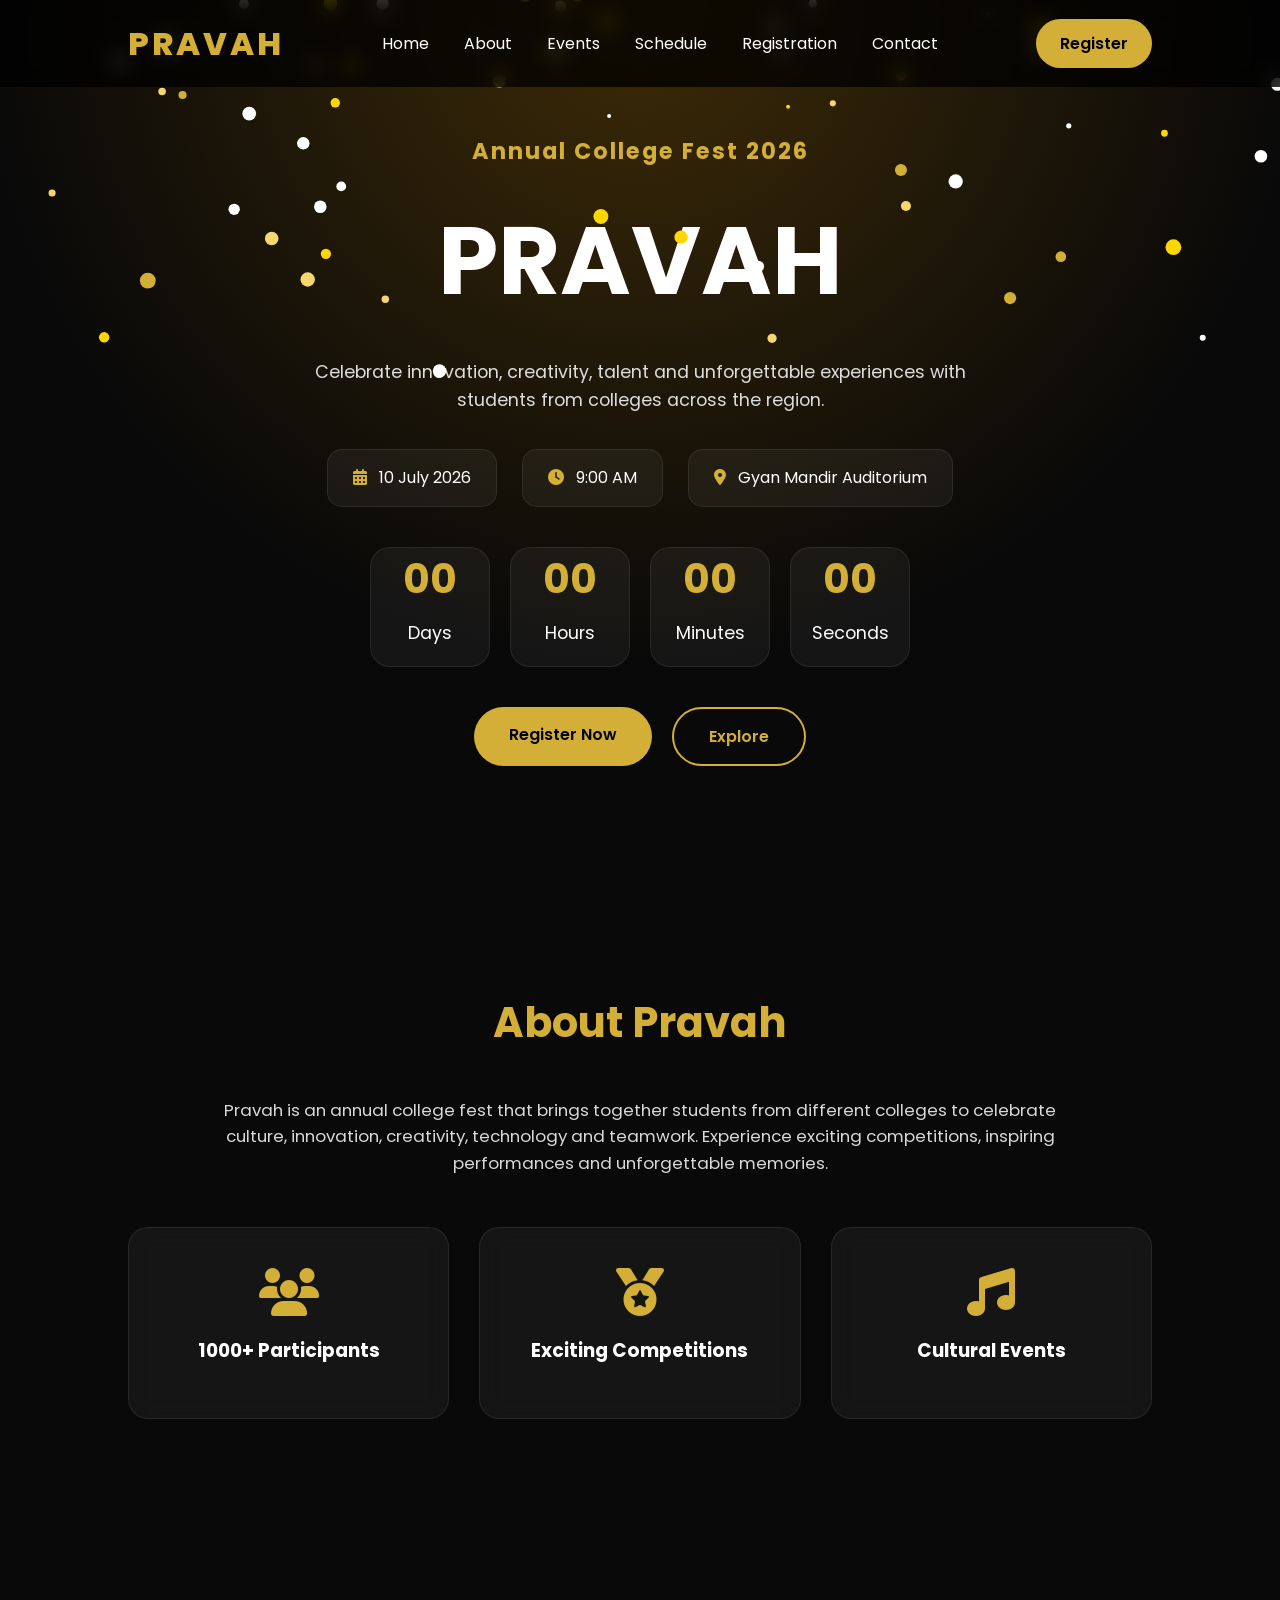
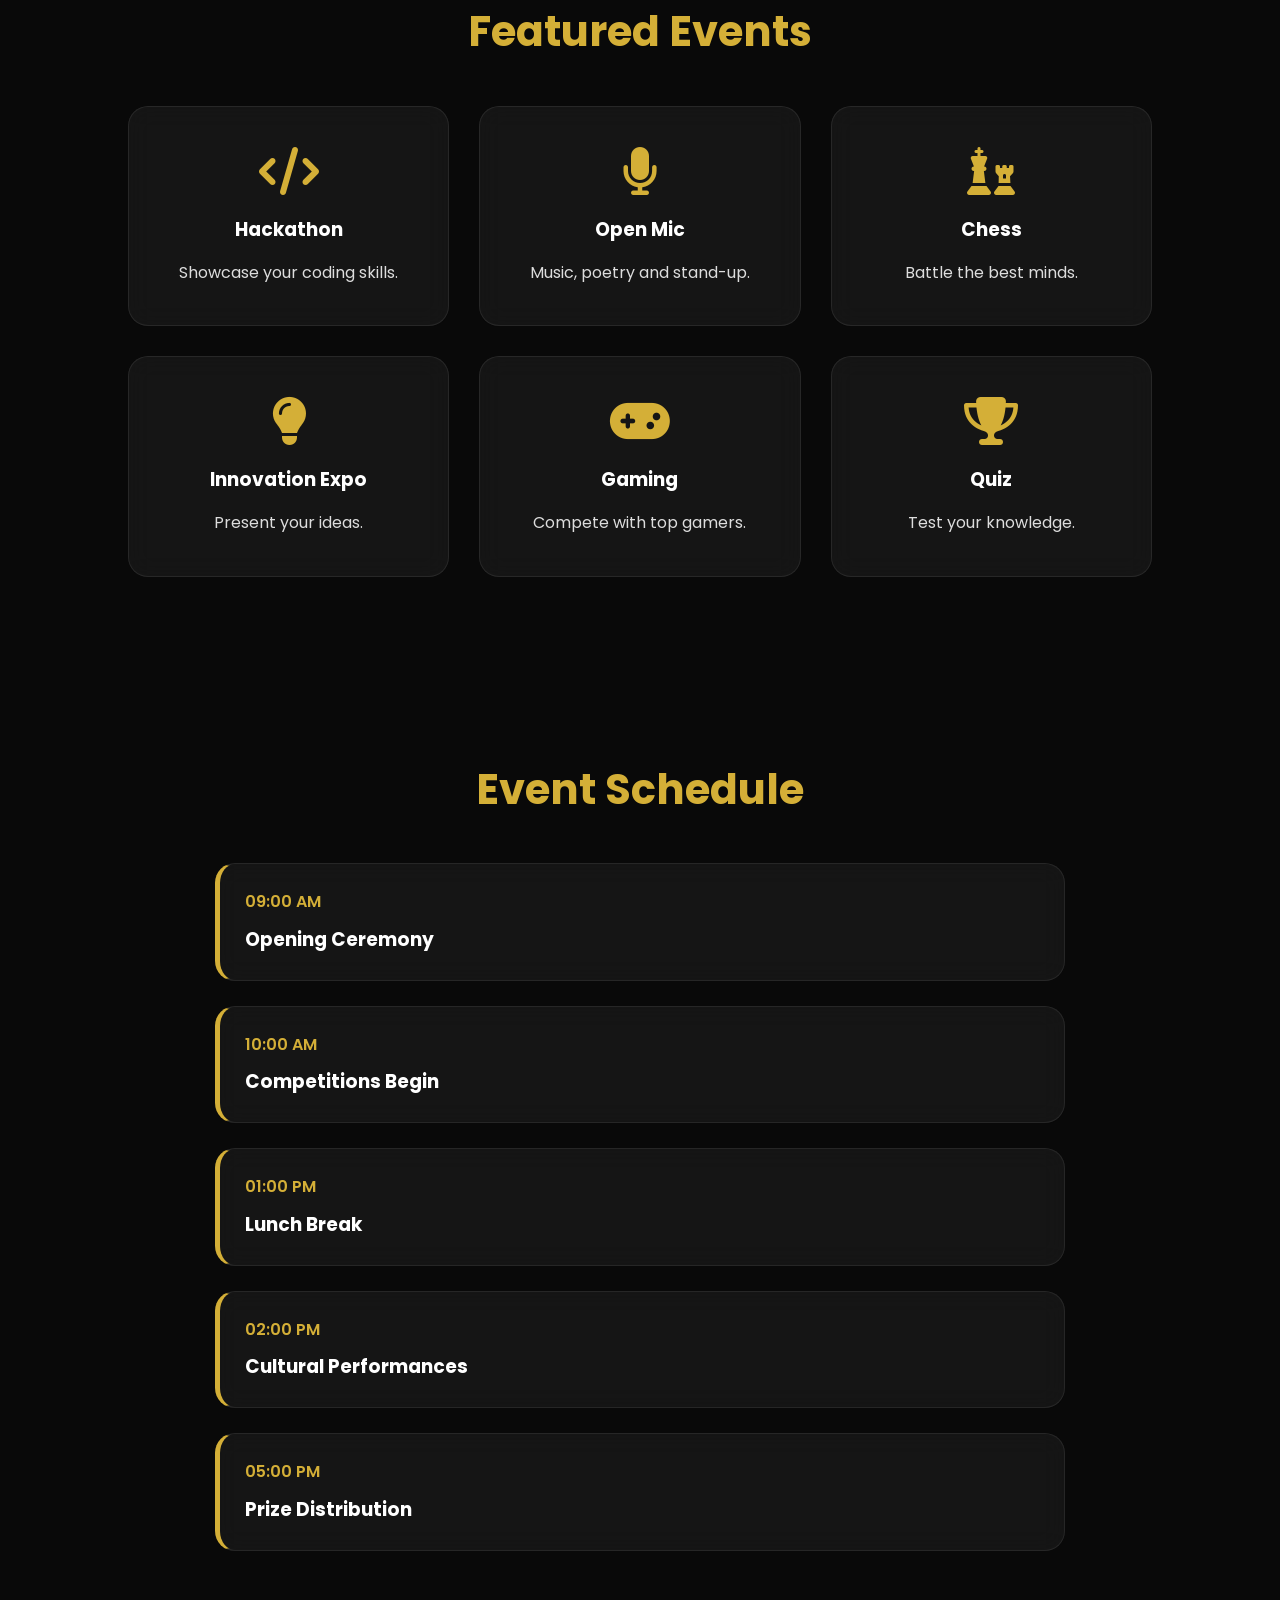
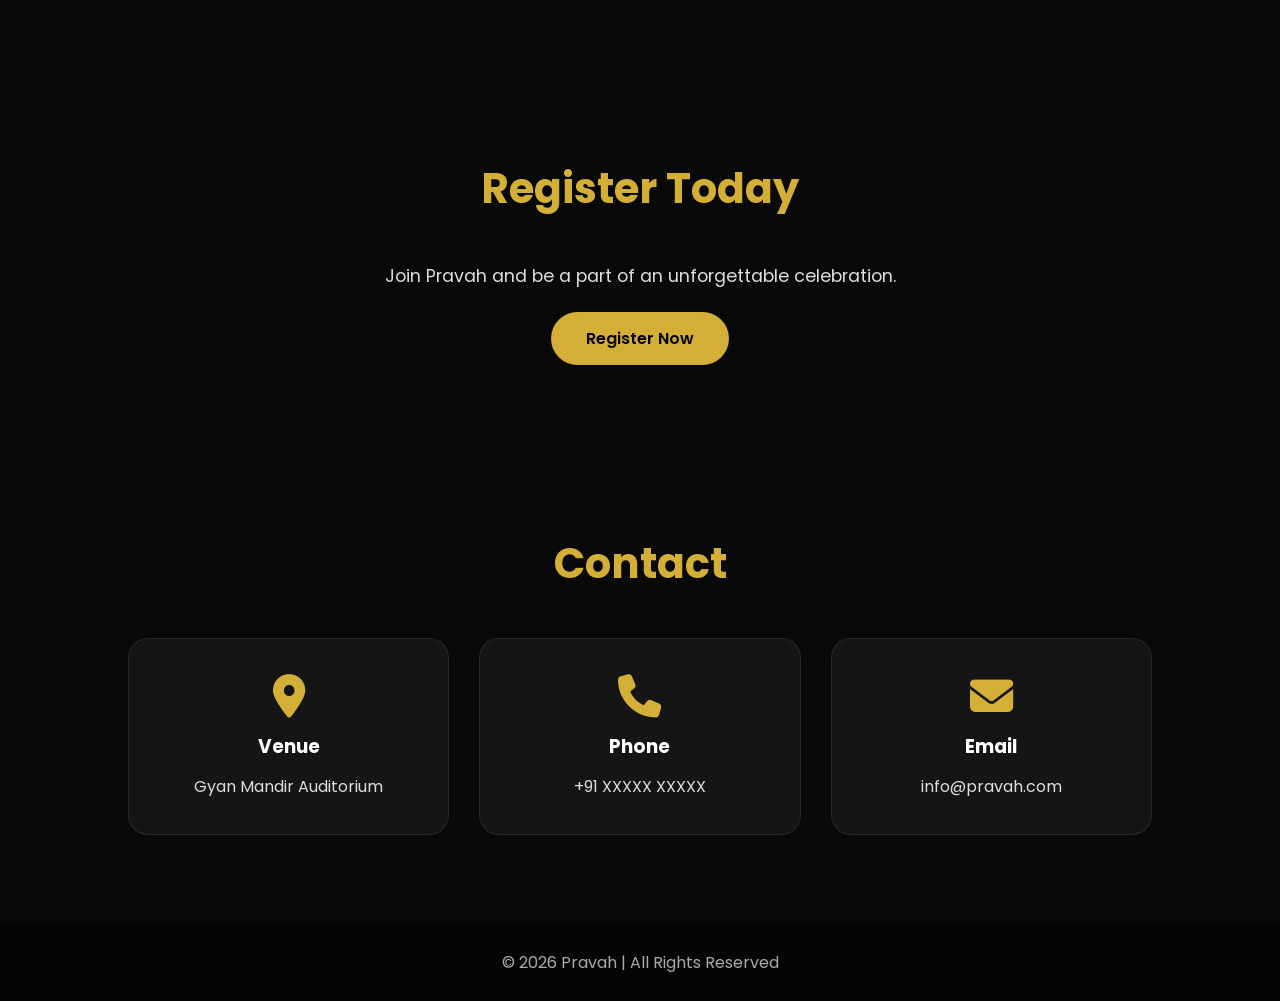
<file: Day4/index.html>
<!DOCTYPE html>
<html lang="en">
<head>
    <meta charset="UTF-8">
    <meta name="viewport" content="width=device-width, initial-scale=1.0">

    <title>Pravah | College Fest 2026</title>

    <!-- CSS -->
    <link rel="stylesheet" href="style.css">

    <!-- Font Awesome -->
    <link rel="stylesheet"
        href="https://cdnjs.cloudflare.com/ajax/libs/font-awesome/6.5.2/css/all.min.css">

    <!-- Google Font -->
    <link rel="preconnect" href="https://fonts.googleapis.com">
    <link rel="preconnect" href="https://fonts.gstatic.com" crossorigin>

    <link href="https://fonts.googleapis.com/css2?family=Poppins:wght@300;400;500;600;700&display=swap"
        rel="stylesheet">
</head>

<body>

    <!-- Confetti -->
    <canvas id="confetti"></canvas>

    <!-- ================= NAVBAR ================= -->

    <nav>
        <div class="logo">PRAVAH</div>

        <ul class="nav-links">
            <li><a href="#home">Home</a></li>
            <li><a href="#about">About</a></li>
            <li><a href="#events">Events</a></li>
            <li><a href="#schedule">Schedule</a></li>
            <li><a href="#registration">Registration</a></li>
            <li><a href="#contact">Contact</a></li>
        </ul>

        <a href="#registration" class="nav-btn">Register</a>
    </nav>

    <!-- ================= HERO ================= -->

    <section class="hero" id="home">

        <div class="hero-content fade">

            <h3>Annual College Fest 2026</h3>

            <h1>PRAVAH</h1>

            <p>
                Celebrate innovation, creativity, talent and unforgettable
                experiences with students from colleges across the region.
            </p>

            <div class="hero-info">

                <div>
                    <i class="fa-solid fa-calendar-days"></i>
                    10 July 2026
                </div>

                <div>
                    <i class="fa-solid fa-clock"></i>
                    9:00 AM
                </div>

                <div>
                    <i class="fa-solid fa-location-dot"></i>
                    Gyan Mandir Auditorium
                </div>

            </div>

            <!-- Countdown -->

            <div class="countdown">

                <div class="time-box">
                    <span id="days">00</span>
                    <p>Days</p>
                </div>

                <div class="time-box">
                    <span id="hours">00</span>
                    <p>Hours</p>
                </div>

                <div class="time-box">
                    <span id="minutes">00</span>
                    <p>Minutes</p>
                </div>

                <div class="time-box">
                    <span id="seconds">00</span>
                    <p>Seconds</p>
                </div>

            </div>

            <div class="buttons">
                <a href="#registration" class="btn gold-btn">
                    Register Now
                </a>

                <a href="#about" class="btn outline-btn">
                    Explore
                </a>
            </div>

        </div>

    </section>

    <!-- ================= ABOUT ================= -->

    <section class="about fade" id="about">

        <h2>About Pravah</h2>

        <p>

            Pravah is an annual college fest that brings together students from
            different colleges to celebrate culture, innovation, creativity,
            technology and teamwork. Experience exciting competitions,
            inspiring performances and unforgettable memories.

        </p>

        <div class="about-boxes">

            <div class="box">
                <i class="fa-solid fa-users"></i>
                <h3>1000+ Participants</h3>
            </div>

            <div class="box">
                <i class="fa-solid fa-medal"></i>
                <h3>Exciting Competitions</h3>
            </div>

            <div class="box">
                <i class="fa-solid fa-music"></i>
                <h3>Cultural Events</h3>
            </div>

        </div>

    </section>

    <!-- ================= EVENTS ================= -->

    <section class="events fade" id="events">

        <h2>Featured Events</h2>

        <div class="event-grid">

            <div class="event-card">
                <i class="fa-solid fa-code"></i>
                <h3>Hackathon</h3>
                <p>Showcase your coding skills.</p>
            </div>

            <div class="event-card">
                <i class="fa-solid fa-microphone"></i>
                <h3>Open Mic</h3>
                <p>Music, poetry and stand-up.</p>
            </div>

            <div class="event-card">
                <i class="fa-solid fa-chess"></i>
                <h3>Chess</h3>
                <p>Battle the best minds.</p>
            </div>

            <div class="event-card">
                <i class="fa-solid fa-lightbulb"></i>
                <h3>Innovation Expo</h3>
                <p>Present your ideas.</p>
            </div>

            <div class="event-card">
                <i class="fa-solid fa-gamepad"></i>
                <h3>Gaming</h3>
                <p>Compete with top gamers.</p>
            </div>

            <div class="event-card">
                <i class="fa-solid fa-trophy"></i>
                <h3>Quiz</h3>
                <p>Test your knowledge.</p>
            </div>

        </div>

    </section>

    <!-- ================= SCHEDULE ================= -->

    <section class="schedule fade" id="schedule">

        <h2>Event Schedule</h2>

        <div class="timeline">

            <div class="timeline-item">
                <span>09:00 AM</span>
                <h3>Opening Ceremony</h3>
            </div>

            <div class="timeline-item">
                <span>10:00 AM</span>
                <h3>Competitions Begin</h3>
            </div>

            <div class="timeline-item">
                <span>01:00 PM</span>
                <h3>Lunch Break</h3>
            </div>

            <div class="timeline-item">
                <span>02:00 PM</span>
                <h3>Cultural Performances</h3>
            </div>

            <div class="timeline-item">
                <span>05:00 PM</span>
                <h3>Prize Distribution</h3>
            </div>

        </div>

    </section>

    <!-- ================= REGISTRATION ================= -->

    <section class="registration fade" id="registration">

        <h2>Register Today</h2>

        <p>
            Join Pravah and be a part of an unforgettable celebration.
        </p>

        <a href="#" class="btn gold-btn">
            Register Now
        </a>

    </section>

    <!-- ================= CONTACT ================= -->

    <section class="contact fade" id="contact">

        <h2>Contact</h2>

        <div class="contact-grid">

            <div>
                <i class="fa-solid fa-location-dot"></i>
                <h3>Venue</h3>
                <p>Gyan Mandir Auditorium</p>
            </div>

            <div>
                <i class="fa-solid fa-phone"></i>
                <h3>Phone</h3>
                <p>+91 XXXXX XXXXX</p>
            </div>

            <div>
                <i class="fa-solid fa-envelope"></i>
                <h3>Email</h3>
                <p>info@pravah.com</p>
            </div>

        </div>

    </section>

    <!-- Footer -->

    <footer>

        <p>
            © 2026 Pravah | All Rights Reserved
        </p>

    </footer>

    <!-- Scroll Button -->

    <button id="topBtn">
        <i class="fa-solid fa-arrow-up"></i>
    </button>

    <script src="script.js"></script>

</body>
</html>
</file>
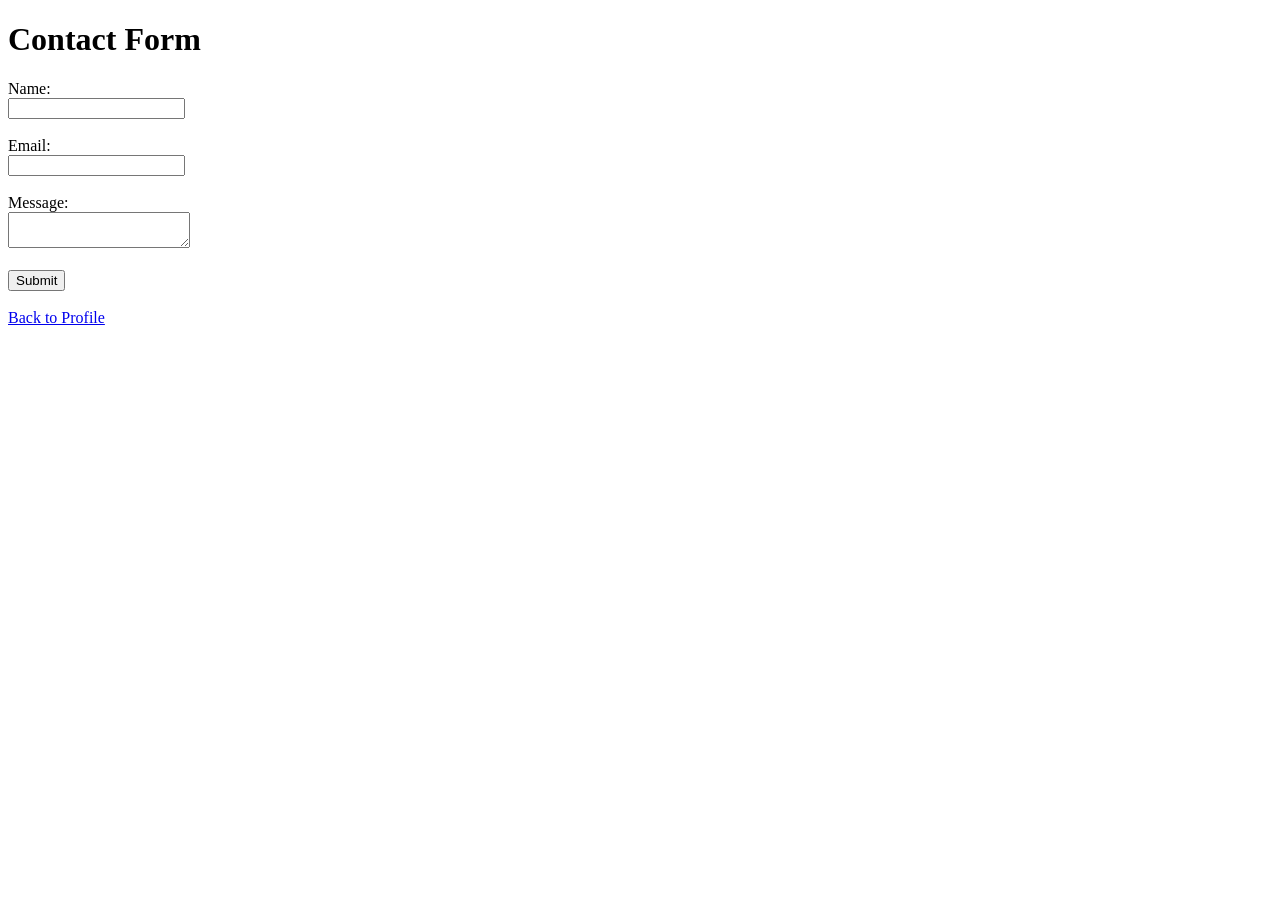
<file: Day 1/Contactform.html>
<!DOCTYPE html>
<html>
<head>
    <title>Contact Me</title>
</head>
<body>
    <h1>Contact Form</h1>
    <form>
        <label>Name:</label>
        <br>
        <input type="text"name="name">
        <br>
        <br>
        <label>Email:</label>
        <br>
        <input type="email"name="email">
        <br>
        <br>
        <label>Message:</label>
        <br>
        <textarea name="Message"></textarea>
        <br>
        <br>
        <input type="submit" value="Submit">
        </form>
        <br>
        <a href="Introduction.html">Back to Profile</a>
</body>
</html>
</file>
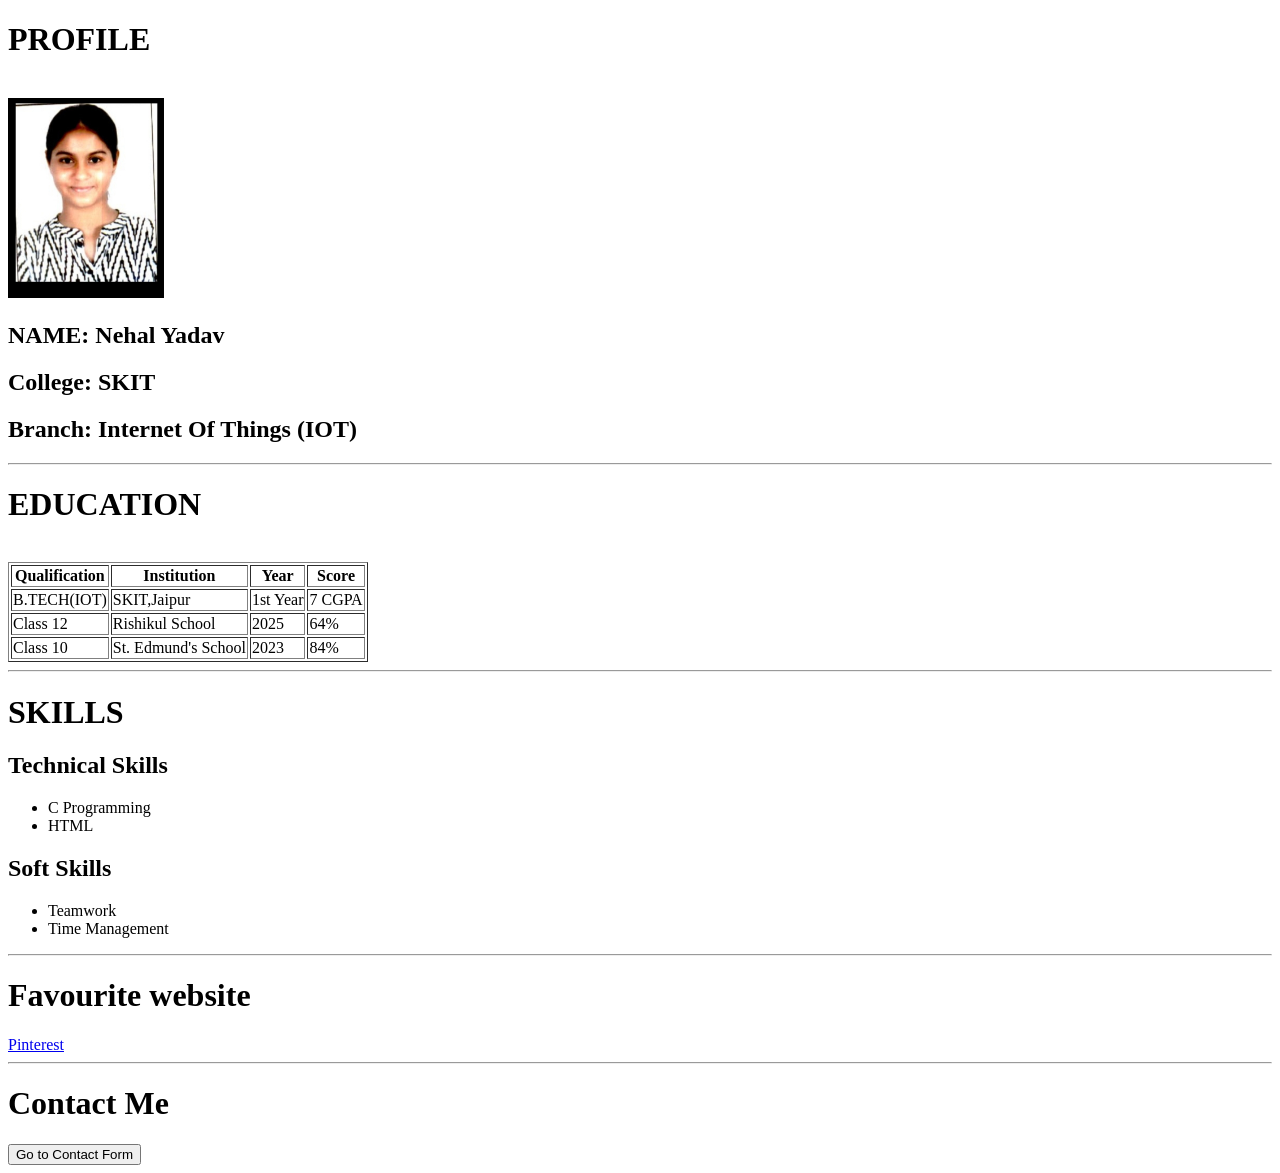
<file: Day 1/Introduction.html>
<!DOCTYPE html>
<html lang="en">
<head>
    <meta charset="UTF-8">
    <meta name="viewport" content="width=device-width, initial-scale=1.0">
    <title>My Profile</title>
</head>
<body>
    <h1>
        PROFILE
    </h1>
    <br>
    <img src="/Day 1/My photo.jpeg" alt="My photo" height="200">
      <h2>NAME: Nehal Yadav</h2>
    
    <h2>College: SKIT</h2>
    
    <h2>Branch: Internet Of Things (IOT)</h2>
    
    <hr>
    <h1>EDUCATION</h1>
      <br>
    <table border="1">
        <tr>
           <th>Qualification</th>
           <th>Institution</th>
           <th>Year</th>
           <th>Score</th>
        </tr>
        <tr>
            <td>B.TECH(IOT)</td>
            <td>SKIT,Jaipur</td>
            <td>1st Year</td>
            <td>7 CGPA</td>
        </tr>
        <tr>
            <td>Class 12</td>
            <td>Rishikul School</td>
            <td>2025</td>
            <td>64%</td>
        </tr>
        <tr>
            <td>Class 10</td>
            <td>St. Edmund's School</td>
            <td>2023</td>
            <td>84%</td>
             </tr>
        </table>
        <hr>
        <h1>SKILLS</h1>

        <h2>Technical Skills</h2>
        <ul>
            <li>C Programming</li>
            <li>HTML</li>
            
         </ul>
         <h2>Soft Skills</h2>
         <ul>
            
            <li>Teamwork</li>
            <li>Time Management</li>
        </ul>
        <hr>
        <h1>Favourite website</h1>
        <a href="https://in.pinterest.com" target="_blank">Pinterest</a>
        <hr>
         <h1>Contact Me </h1>
        <a href="Contactform.html">
            <button>Go to Contact Form</button>
        </a>
    </body>
    </html>
</file>
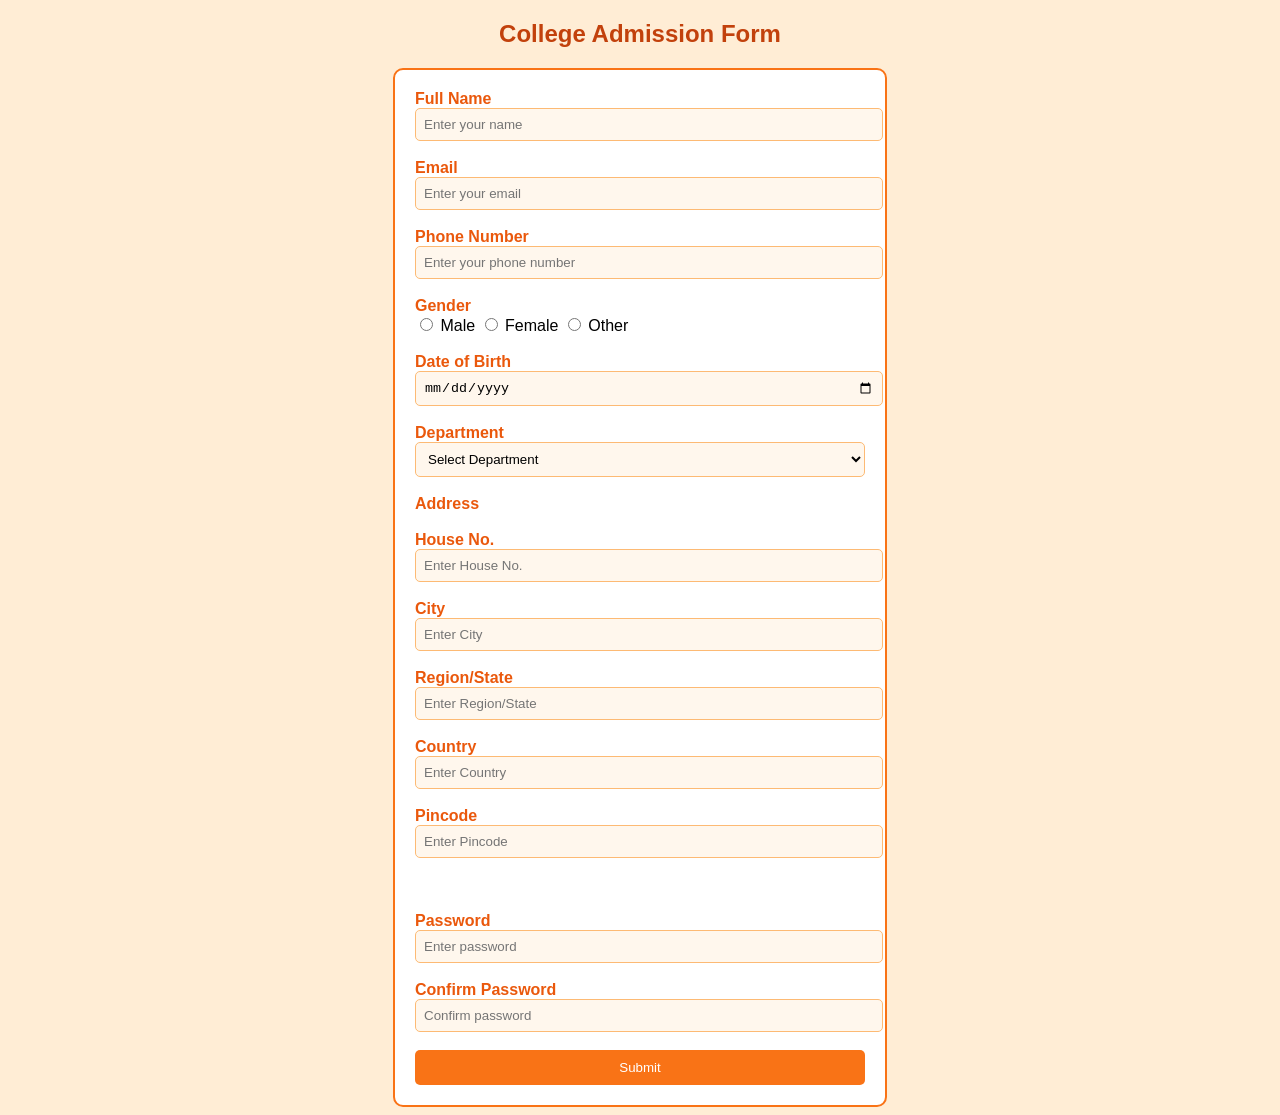
<file: Day2/RegistrationForm.html>
<!DOCTYPE html>
<html>
<head>
    <title>College Admission Form</title>
    <link rel="stylesheet" href="style.css">
</head>

<body>

<h2>College Admission Form</h2>

<form>

    <label>Full Name</label><br>
    <input type="text" placeholder="Enter your name"><br><br>

    <label>Email</label><br>
    <input type="email" placeholder="Enter your email"><br><br>

    <label>Phone Number</label><br>
    <input type="tel" placeholder="Enter your phone number"><br><br>

    <label>Gender</label><br>
    <input type="radio" name="gender"> Male
    <input type="radio" name="gender"> Female
    <input type="radio" name="gender"> Other
    <br><br>

    <label>Date of Birth</label><br>
    <input type="date"><br><br>

    <label>Department</label><br>
    <select>
        <option>Select Department</option>
        <option>Computer Science</option>
        <option>Information Technology</option>
        <option>Mechanical</option>
        <option>Civil</option>
        <option>Electronics</option>
    </select>
    <br><br>

    <label>Address</label><br>
    <br>
    <label>House No.</label><br>
<input type="text" placeholder="Enter House No."><br><br>

<label>City</label><br>
<input type="text" placeholder="Enter City"><br><br>

<label>Region/State</label><br>
<input type="text" placeholder="Enter Region/State"><br><br>

<label>Country</label><br>
<input type="text" placeholder="Enter Country"><br><br>

<label>Pincode</label><br>
<input type="number" placeholder="Enter Pincode"><br><br>
    <br><br>

    <label>Password</label><br>
    <input type="password" placeholder="Enter password"><br><br>

    <label>Confirm Password</label><br>
    <input type="password" placeholder="Confirm password"><br><br>

    <input type="submit" value="Submit">

</form>

</body>
</html>
</file>
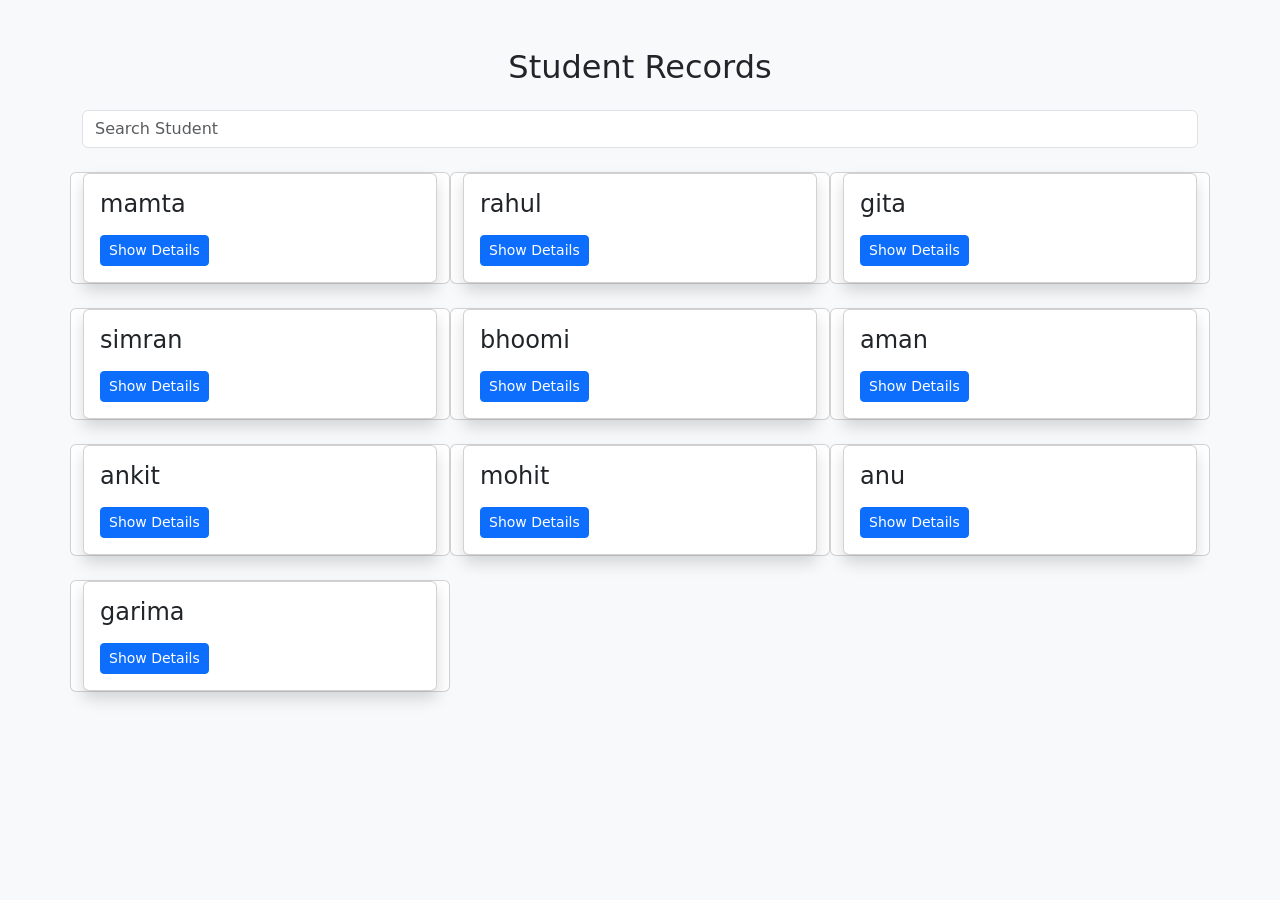
<file: Dayy6/2.html>
<!DOCTYPE html>
<html lang="en">
<head>
    <meta charset="UTF-8">
    <meta name="viewport" content="width=device-width, initial-scale=1.0">
    <title>Document</title>

    <!-- Bootstrap CSS -->
    <link href="https://cdn.jsdelivr.net/npm/bootstrap@5.3.3/dist/css/bootstrap.min.css" rel="stylesheet">

    <!-- jQuery -->
    <script src="https://code.jquery.com/jquery-3.7.1.min.js"></script>
</head>

<body class="bg-light">

    <div class="container py-5">
        <h2 class="text-center mb-4">Student Records</h2>

        <input type="text" id="search" class="form-control mb-4"
            placeholder="Search Student">

        <div id="container" class="row g-4"></div>
    </div>

    <script>

        const students = [
            {name:"mamta",branch:"cse",cgpa:8.8},
            {name:"rahul",branch:"ece",cgpa:8.1},
            {name:"gita",branch:"ec",cgpa:8.9},
            {name:"simran",branch:"it",cgpa:8.2},
            {name:"bhoomi",branch:"iot",cgpa:8.8},
            {name:"aman",branch:"civil",cgpa:8.8},
            {name:"ankit",branch:"it",cgpa:8.8},
            {name:"mohit",branch:"cse",cgpa:8.8},
            {name:"anu",branch:"cse",cgpa:8.8},
            {name:"garima",branch:"cse",cgpa:8.8}
        ];

        let html = "";

        for (let i = 0; i < students.length; i++) {

            html += `
            <div class="col-md-4 card item">
                <div class="card shadow">
                    <div class="card-body">
                        <h4>${students[i].name}</h4>

                        <button class="btn btn-primary btn-sm mt-2">
                            Show Details
                        </button>

                        <div class="details mt-3" style="display:none">
                            <p><strong>Branch:</strong> ${students[i].branch}</p>
                            <p><strong>CGPA:</strong> ${students[i].cgpa}</p>
                        </div>

                    </div>
                </div>
            </div>
            `;
        }

        document.getElementById("container").innerHTML = html;
//showhide deatils
        $(document).on("click", ".btn", function () {
            $(this).next(".details").toggle();
        }); 
        //search student
        $("#search").keyup(function(){
            let val=$(this).val().toLowerCase();

            $("card .item").each(function(){
                let name=$(this).find("h4").text().toLowerCase();
            if (name.includes(val)){
                $(this).shoe();
            }
            else{
                $(this).hide();
            }
        });
         });
    
    

        





    </script>

</body>
</html>
</file>
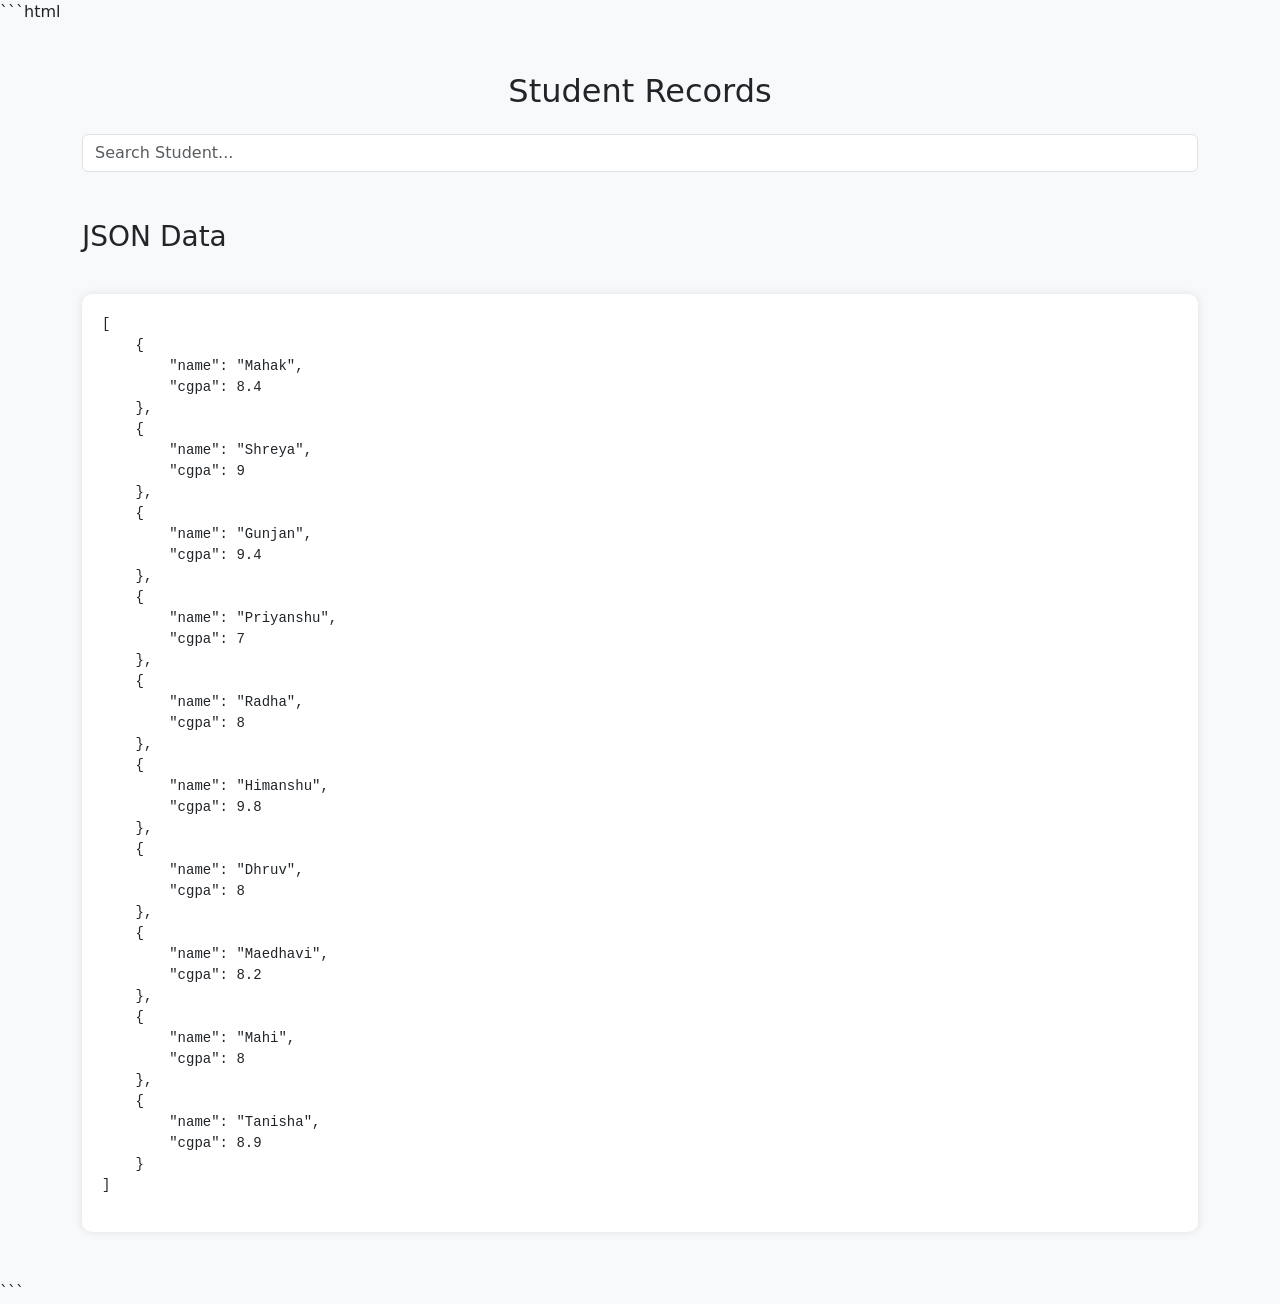
<file: Dayy6/imagegrid.html>
```html
<!DOCTYPE html>
<html lang="en">
<head>
    <meta charset="UTF-8">
    <meta name="viewport" content="width=device-width, initial-scale=1.0">
    <title>Student Records with API Images</title>

    <!-- Bootstrap CSS -->
    <link href="https://cdn.jsdelivr.net/npm/bootstrap@5.3.3/dist/css/bootstrap.min.css" rel="stylesheet">

    <!-- jQuery -->
    <script src="https://code.jquery.com/jquery-3.7.1.min.js"></script>

    <style>
        body{
            background:#f8f9fa;
        }

        .card{
            transition:0.3s;
        }

        .card:hover{
            transform:translateY(-8px);
        }

        .card img{
            height:250px;
            object-fit:cover;
        }

        #json{
            margin-top:40px;
            background:#fff;
            padding:20px;
            border-radius:10px;
            box-shadow:0 0 10px rgba(0,0,0,0.1);
        }
    </style>

</head>
<body>

<div class="container py-5">

    <h2 class="text-center mb-4">Student Records</h2>

    <input
        type="text"
        id="search"
        class="form-control mb-4"
        placeholder="Search Student..."
    >

    <div id="container" class="row g-4"></div>

    <h3 class="mt-5">JSON Data</h3>
    <div id="json"></div>

</div>

<script>

// Student Data
const students = [
    { name: "Mahak", branch: "CSE", cgpa: 8.4, gender: "female" },
    { name: "Shreya", branch: "IT", cgpa: 9.0, gender: "female" },
    { name: "Gunjan", branch: "IT", cgpa: 9.4, gender: "female" },
    { name: "Priyanshu", branch: "IT", cgpa: 7.0, gender: "male" },
    { name: "Radha", branch: "AI", cgpa: 8.0, gender: "female" },
    { name: "Himanshu", branch: "ECE", cgpa: 9.8, gender: "male" },
    { name: "Dhruv", branch: "AI", cgpa: 8.0, gender: "male" },
    { name: "Maedhavi", branch: "CSE", cgpa: 8.2, gender: "female" },
    { name: "Mahi", branch: "IT", cgpa: 8.0, gender: "female" },
    { name: "Tanisha", branch: "CSE", cgpa: 8.9, gender: "female" }
];

// Fetch Images from Random User API
$.when(
    $.get("https://randomuser.me/api/?results=3&gender=male"),
    $.get("https://randomuser.me/api/?results=7&gender=female")
).done(function(maleData, femaleData){

    let males = maleData[0].results;
    let females = femaleData[0].results;

    let maleIndex = 0;
    let femaleIndex = 0;

    let html = "";

    students.forEach(function(student){

        let image = "";

        if(student.gender === "male"){
            image = males[maleIndex].picture.large;
            maleIndex++;
        }
        else{
            image = females[femaleIndex].picture.large;
            femaleIndex++;
        }

        html += `
        <div class="col-md-4 card-item">

            <div class="card shadow h-100">

                <img src="${image}" class="card-img-top">

                <div class="card-body text-center">

                    <h4>${student.name}</h4>

                    <button class="btn btn-primary">
                        Show Details
                    </button>

                    <div class="details mt-3" style="display:none;">

                        <p><strong>Branch:</strong> ${student.branch}</p>

                        <p><strong>CGPA:</strong> ${student.cgpa}</p>

                    </div>

                </div>

            </div>

        </div>
        `;

    });

    $("#container").html(html);

});

// Show / Hide Details
$(document).on("click",".btn-primary",function(){

    $(this).next(".details").slideToggle();

});

// Search Student
$("#search").on("keyup",function(){

    let value = $(this).val().toLowerCase();

    $(".card-item").filter(function(){

        $(this).toggle(
            $(this).text().toLowerCase().indexOf(value) > -1
        );

    });

});

// Show JSON Data
document.getElementById("json").innerHTML =
"<pre>"+JSON.stringify(students,["name","cgpa"],4)+"</pre>";

</script>

</body>
</html>
```
</file>
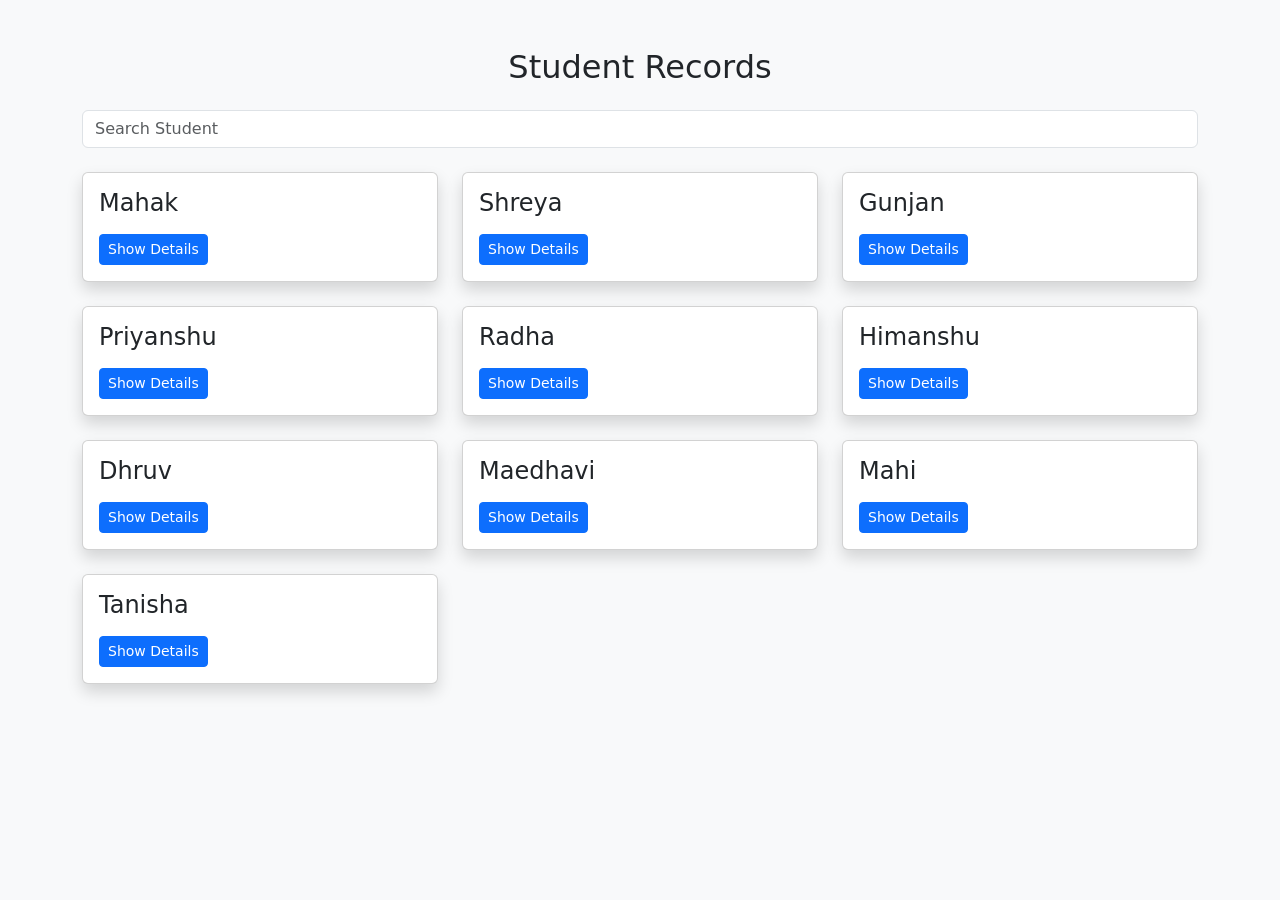
<file: Dayy6/maedhavigpt.html>
<!DOCTYPE html>
<html lang="en">
<head>
    <meta charset="UTF-8">
    <meta name="viewport" content="width=device-width, initial-scale=1.0">
    <title>Student Records</title>

    <!-- Bootstrap CSS -->
    <link href="https://cdn.jsdelivr.net/npm/bootstrap@5.3.3/dist/css/bootstrap.min.css" rel="stylesheet">

    <!-- jQuery -->
    <script src="https://code.jquery.com/jquery-3.7.1.min.js"></script>
</head>

<body class="bg-light">

    <div class="container py-5">
        <h2 class="text-center mb-4">Student Records</h2>

        <input type="text" id="search" class="form-control mb-4"
         placeholder="Search Student">

        <div id="container" class="row g-4"></div>
        <div id="JSON"></div>
    </div>

    <script>
        const students = [
            { name: "Mahak", branch: "CSE", cgpa: 8.4 },
            { name: "Shreya", branch: "IT", cgpa: 9.0 },
            { name: "Gunjan", branch: "IT", cgpa: 9.4 },
            { name: "Priyanshu", branch: "IT", cgpa: 7.0 },
            { name: "Radha", branch: "AI", cgpa: 8.0 },
            { name: "Himanshu", branch: "ECE", cgpa: 9.8 },
            { name: "Dhruv", branch: "AI", cgpa: 8.0 },
            { name: "Maedhavi", branch: "CSE", cgpa: 8.2 },
            { name: "Mahi", branch: "IT", cgpa: 8.0 },
            { name: "Tanisha", branch: "CSE", cgpa: 8.9 }
        ];

        let html = "";

        for (let i = 0; i < students.length; i++) {
            html += `
                <div class="col-md-4 card-item">
                    <div class="card shadow">
                        <div class="card-body">
                            <h4>${students[i].name}</h4>

                            <button class="btn btn-primary btn-sm mt-2">
                                Show Details
                            </button>

                            <div class="details mt-3" style="display:none;">
                                <p><strong>Branch:</strong> ${students[i].branch}</p>
                                <p><strong>CGPA:</strong> ${students[i].cgpa}</p>
                            </div>
                        </div>
                    </div>
                </div>
            `;
        }

        document.getElementById("container").innerHTML = html;

        // Show/Hide Details
        $(document).on("click", ".btn", function () {
            $(this).next(".details").toggle();
        });

        // Search Student
        $("#search").on("keyup", function () {
            let value = $(this).val().toLowerCase();


            $(".card-item").filter(function () {
                $(this).toggle(
                    $(this).text().toLowerCase().indexOf(value) > -1
                );
            });
        });
        document.getElementById("json").innerHTML=JSON .stringify(students,["name","cgpa"],4);
    </script>

</body>
</html>
</file>
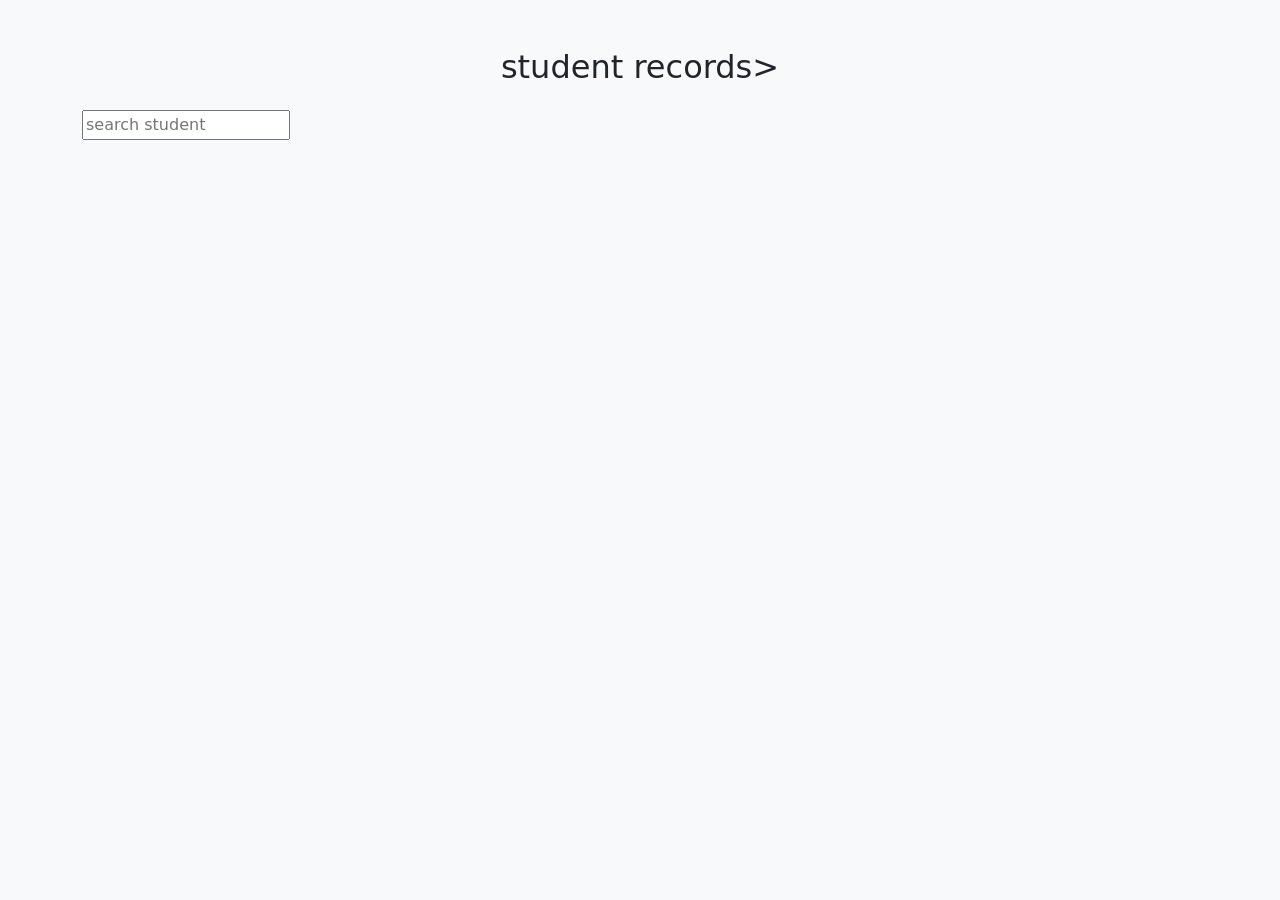
<file: Dayy6/STUDENTCARD.HTML>
<!DOCTYPE html>
<html lang="en">
<head>
    <meta charset="UTF-8">
    <meta name="viewport" content="width=device-width, initial-scale=1.0">
    <title>Document</title>
    <link href="https://cdn.jsdelivr.net/npm/bootstrap@5.3.3/dist/css/bootstrap.min.css"rel="stylesheet">
    



    <!--jQuery-->
    <script src="https:// code.jquery.com/jquery-3.7.1.min.js"></script>
</head>
<body class="bg-light">
<div class="container py-5">
    <h2 class ="text-center mb-4"> student records></h2>
    <input type=""text" id=""search" class=""form-control mb-4"
    placeholder="search student">
    <div id="container" class="row g-4"></div>
</div>
<script>
    const students=[
        { name:"Mahak",branch:"CSE",cgpa:8.4},
        {name:"shreya",branch:"IT",cgpa:9.0},
        {name:"Gunjan",branch:"IT",cgpa:9.4},
        {name:"Priyanshu",branch:"IT",cgpa:7.0},

{name:"Radha",branch:"AI",cgpa:8.0},
    
{name:"Himanshu",branch:"ECE",cgpa:9.8},
        
{name:"Dhruv",branch:"AI",cgpa:8.0},
    
{name:"Maedhavi",branch:"CSE",cgpa:8.2},

{name:"Mahi",branch:"IT",cgpa:8.0},

{name:"Tanisha",branch:"CSE",cgpa:8.9},

    ];
    let html="";
    for(let i=0;i<student.length;i++){
        html+=`
        
        <div class="col-md-4 card-item">
            <div class="card shadow">
                <div class="card-body">
                    <h4> ${student[i].name}</h4>  
                    <button class="btn btn-primary btn-sm mt-2">
                        show details
                        </button>
                        <div class ="details mt-3" style="display:none">
                        <p><strong>branch:</strong>${student[i].branch}</p>
                        <p> <strong>CGPA:</strong ${student[i].cgpa}</p>
    </div>
    </div>
    </div>
    </div>
    
    `;
}
document.getElementById("container").innerHTML=html;
$(document).on("click", ".btn", function () {
            $(this).next(".details").toggle();
        });
fetch('https://jsonplacdeholder.typicode.com/users')
.then(res=>res.json())
.then(data=>{
    console.log(data);
});


</script>
</body>
    
</html>
</file>
<file: Day4/style.css>
/* ===========================
   GOOGLE FONT
=========================== */

@import url('https://fonts.googleapis.com/css2?family=Poppins:wght@300;400;500;600;700;800&display=swap');

/* ===========================
   RESET
=========================== */

*{
    margin:0;
    padding:0;
    box-sizing:border-box;
    scroll-behavior:smooth;
    font-family:'Poppins',sans-serif;
}

body{
    background:#090909;
    color:white;
    overflow-x:hidden;
    line-height:1.6;
}

section{
    padding:90px 10%;
}

h1,h2,h3{
    font-weight:700;
}

h2{
    text-align:center;
    font-size:2.6rem;
    color:#D4AF37;
    margin-bottom:40px;
}

/* ===========================
   CONFETTI
=========================== */

#confetti{
    position:fixed;
    width:100%;
    height:100%;
    top:0;
    left:0;
    pointer-events:none;
    z-index:999;
}

/* ===========================
   NAVBAR
=========================== */

nav{
    position:fixed;
    top:0;
    left:0;
    width:100%;
    padding:18px 10%;
    background:rgba(0,0,0,.75);
    backdrop-filter:blur(10px);
    display:flex;
    justify-content:space-between;
    align-items:center;
    z-index:1000;
}

.logo{
    font-size:2rem;
    color:#D4AF37;
    font-weight:800;
    letter-spacing:3px;
}

.nav-links{
    display:flex;
    list-style:none;
    gap:35px;
}

.nav-links a{
    color:white;
    text-decoration:none;
    transition:.3s;
}

.nav-links a:hover{
    color:#D4AF37;
}

.nav-btn{
    text-decoration:none;
    color:black;
    background:#D4AF37;
    padding:12px 24px;
    border-radius:30px;
    font-weight:600;
    transition:.4s;
}

.nav-btn:hover{
    transform:translateY(-3px);
    box-shadow:0 0 18px #D4AF37;
}

/* ===========================
   HERO
=========================== */

.hero{
    min-height:100vh;
    display:flex;
    justify-content:center;
    align-items:center;
    text-align:center;
    background:
    radial-gradient(circle at top,#3d2b07,#090909 60%);
}

.hero-content{
    max-width:850px;
}

.hero h3{
    color:#D4AF37;
    font-size:1.4rem;
    letter-spacing:2px;
}

.hero h1{
    font-size:6rem;
    margin:15px 0;
    color:white;
}

.hero p{
    font-size:1.1rem;
    color:#ddd;
    margin:20px auto;
    max-width:700px;
}

.hero-info{
    display:flex;
    justify-content:center;
    flex-wrap:wrap;
    gap:25px;
    margin:35px 0;
}

.hero-info div{
    background:rgba(255,255,255,.05);
    border:1px solid rgba(255,255,255,.08);
    padding:15px 25px;
    border-radius:15px;
}

.hero-info i{
    color:#D4AF37;
    margin-right:8px;
}

/* ===========================
   COUNTDOWN
=========================== */

.countdown{
    display:flex;
    justify-content:center;
    flex-wrap:wrap;
    gap:20px;
    margin:40px 0;
}

.time-box{
    width:120px;
    height:120px;
    background:rgba(255,255,255,.05);
    border:1px solid rgba(255,255,255,.08);
    border-radius:20px;

    display:flex;
    flex-direction:column;
    justify-content:center;
    align-items:center;

    transition:.4s;
}

.time-box:hover{
    transform:translateY(-8px);
    border-color:#D4AF37;
}

.time-box span{
    font-size:2.5rem;
    color:#D4AF37;
    font-weight:bold;
}

.time-box p{
    margin-top:8px;
    color:white;
}

/* ===========================
   BUTTONS
=========================== */

.buttons{
    display:flex;
    justify-content:center;
    gap:20px;
    flex-wrap:wrap;
}

.btn{
    text-decoration:none;
    padding:15px 35px;
    border-radius:40px;
    transition:.4s;
    font-weight:600;
}

.gold-btn{
    background:#D4AF37;
    color:black;
}

.gold-btn:hover{
    transform:translateY(-6px);
    box-shadow:0 0 20px #D4AF37;
}

.outline-btn{
    border:2px solid #D4AF37;
    color:#D4AF37;
}

.outline-btn:hover{
    background:#D4AF37;
    color:black;
}

/* ===========================
   GLASS CARD
=========================== */

.box,
.event-card,
.timeline-item,
.contact-grid div{

    background:rgba(255,255,255,.05);

    backdrop-filter:blur(12px);

    border:1px solid rgba(255,255,255,.08);

    border-radius:20px;

    transition:.4s;
}

.box:hover,
.event-card:hover,
.timeline-item:hover,
.contact-grid div:hover{

    transform:translateY(-8px);

    border-color:#D4AF37;

    box-shadow:0 0 20px rgba(212,175,55,.25);

}
/* ===========================
   ABOUT
=========================== */

.about{
    text-align:center;
}

.about p{
    max-width:850px;
    margin:0 auto 50px;
    color:#d8d8d8;
    font-size:1.05rem;
}

.about-boxes{
    display:grid;
    grid-template-columns:repeat(auto-fit,minmax(250px,1fr));
    gap:30px;
}

.box{
    padding:40px 25px;
}

.box i{
    font-size:3rem;
    color:#D4AF37;
    margin-bottom:20px;
}

.box h3{
    margin-bottom:12px;
}

/* ===========================
   EVENTS
=========================== */

.event-grid{
    display:grid;
    grid-template-columns:repeat(auto-fit,minmax(260px,1fr));
    gap:30px;
}

.event-card{
    text-align:center;
    padding:40px 25px;
}

.event-card i{
    font-size:3rem;
    color:#D4AF37;
    margin-bottom:20px;
}

.event-card h3{
    margin-bottom:15px;
}

.event-card p{
    color:#ddd;
}

/* ===========================
   SCHEDULE
=========================== */

.timeline{
    max-width:850px;
    margin:auto;
}

.timeline-item{
    padding:25px;
    margin:25px 0;
    border-left:5px solid #D4AF37;
}

.timeline-item span{
    color:#D4AF37;
    font-weight:600;
    display:block;
    margin-bottom:10px;
}

/* ===========================
   REGISTRATION
=========================== */

.registration{
    text-align:center;
}

.registration p{
    margin-bottom:35px;
    color:#ddd;
    font-size:1.1rem;
}

/* ===========================
   CONTACT
=========================== */

.contact-grid{
    display:grid;
    grid-template-columns:repeat(auto-fit,minmax(260px,1fr));
    gap:30px;
}

.contact-grid div{
    text-align:center;
    padding:35px;
}

.contact-grid i{
    font-size:2.7rem;
    color:#D4AF37;
    margin-bottom:15px;
}

.contact-grid h3{
    margin-bottom:12px;
}

.contact-grid p{
    color:#ddd;
}

/* ===========================
   FOOTER
=========================== */

footer{
    padding:25px;
    text-align:center;
    background:#050505;
    color:#aaa;
}

/* ===========================
   SCROLL TO TOP
=========================== */

#topBtn{

    position:fixed;

    right:30px;

    bottom:30px;

    width:55px;

    height:55px;

    border:none;

    border-radius:50%;

    cursor:pointer;

    background:#D4AF37;

    color:black;

    font-size:20px;

    display:none;

    transition:.3s;

    z-index:999;
}

#topBtn:hover{
    transform:scale(1.1);
}

/* ===========================
   FADE ANIMATION
=========================== */

.fade{

    opacity:0;

    transform:translateY(60px);

    transition:1s;
}

.fade.show{

    opacity:1;

    transform:translateY(0);
}

/* ===========================
   RESPONSIVE
=========================== */

@media(max-width:900px){

nav{

    flex-direction:column;

    gap:18px;

    padding:20px;
}

.nav-links{

    flex-wrap:wrap;

    justify-content:center;

    gap:18px;
}

.hero h1{

    font-size:4rem;
}

.hero-info{

    flex-direction:column;
}

.countdown{

    gap:15px;
}

.time-box{

    width:95px;

    height:95px;
}

.time-box span{

    font-size:2rem;
}

.buttons{

    flex-direction:column;

    align-items:center;
}

.btn{

    width:220px;

    text-align:center;
}

section{

    padding:80px 7%;
}

}

@media(max-width:600px){

.hero h1{

    font-size:3rem;
}

.hero p{

    font-size:.95rem;
}

.logo{

    font-size:1.6rem;
}

h2{

    font-size:2rem;
}

.time-box{

    width:80px;

    height:80px;
}

.time-box span{

    font-size:1.5rem;
}

}
</file>
<file: Day2/style.css>
body{
    background-color:#ffedd5;
    font-family:Arial, sans-serif;
}

h2{
    text-align:center;
    color:#c2410c;
}

form{
    width:450px;
    margin:auto;
    background:white;
    padding:20px;
    border:2px solid #f97316;
    border-radius:10px;
}

label{
    color:#ea580c;
    font-weight:bold;
}

input, select, textarea{
    width:100%;
    padding:8px;
    border:1px solid #fdba74;
    border-radius:5px;
    background:#fff7ed;
}

input[type="radio"]{
    width:auto;
}

input[type="submit"]{
    background:#f97316;
    color:white;
    border:none;
    padding:10px;
    border-radius:5px;
}

input[type="submit"]:hover{
    background:#ea580c;
}
</file>
